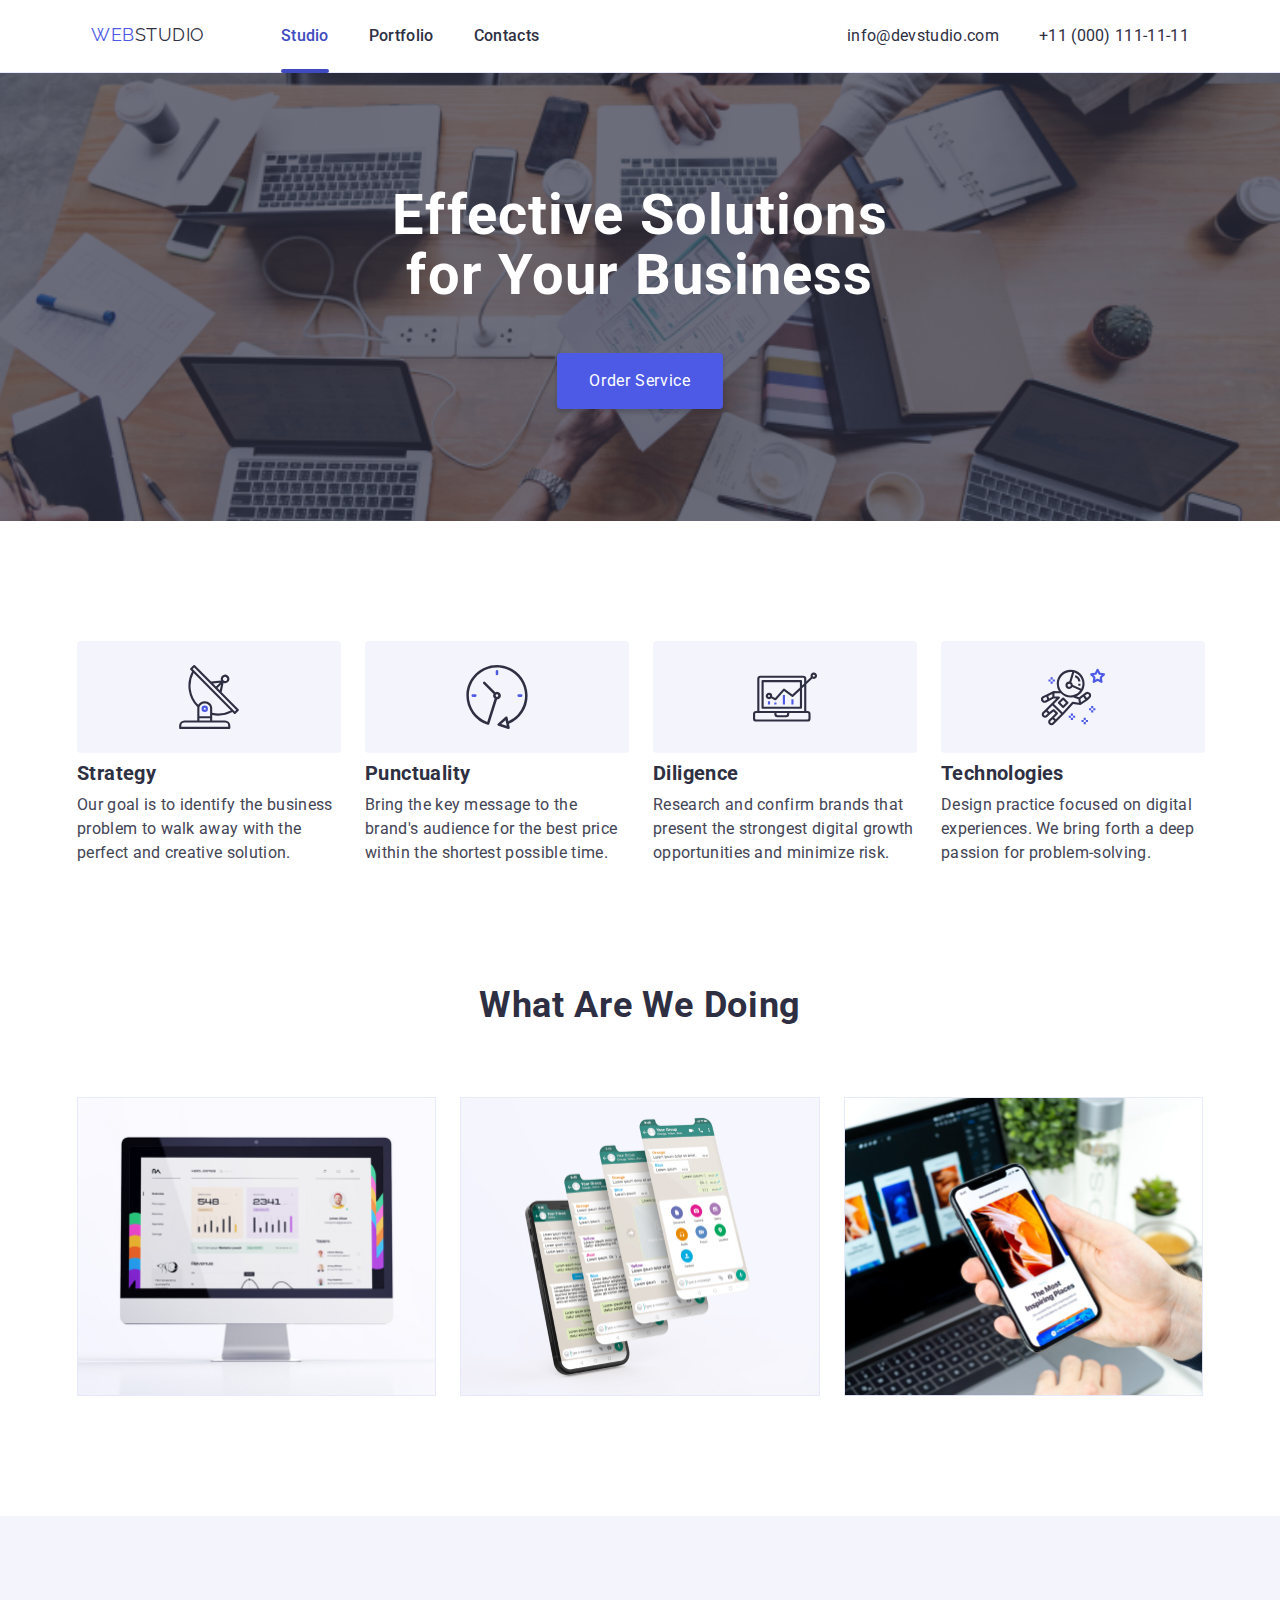
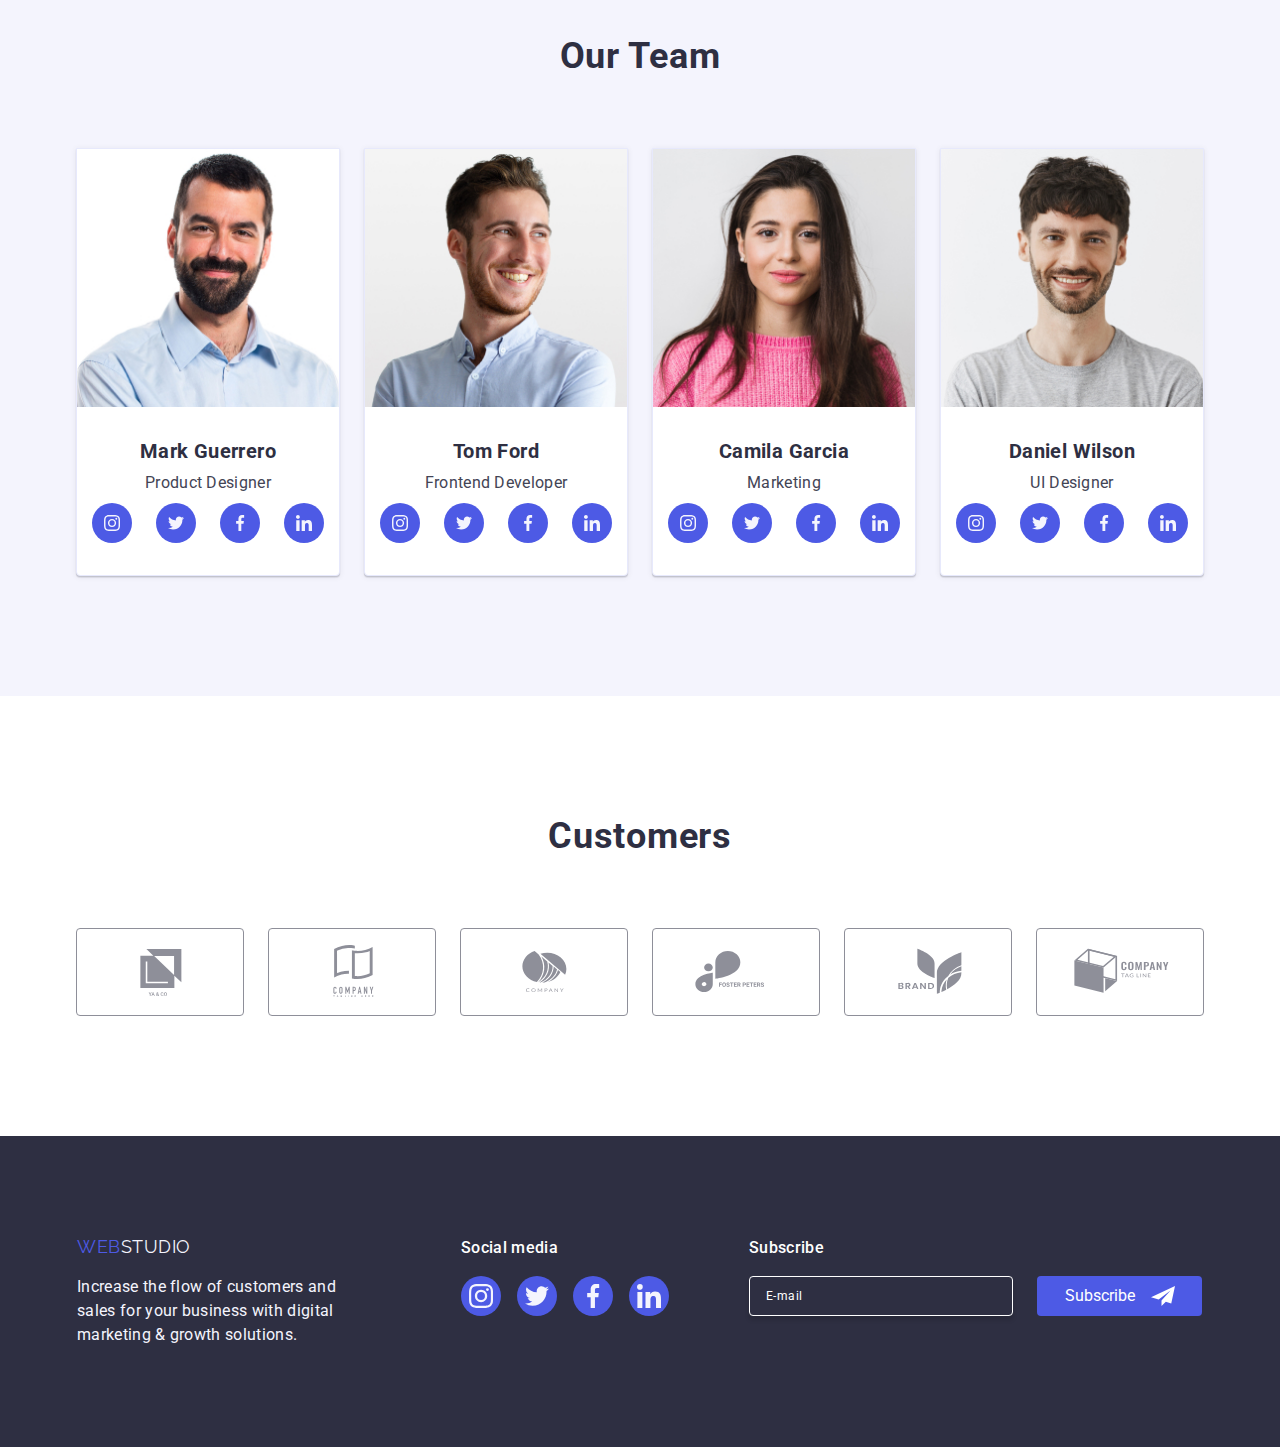
<file: index.html>
<!DOCTYPE html>
<html lang="en">
    <head>
        <meta charset="UTF-8">
        <meta name="viewport" content="width=device-width, initial-scale=1.0">
        <meta name="description" content="Homework #7">
        <title>Web Studio</title>
        <link rel="stylesheet" href="https://cdnjs.cloudflare.com/ajax/libs/modern-normalize/1.0.0/modern-normalize.min.css">
        <link rel="stylesheet" href="./css/styles.css">
        <link rel="stylesheet" href="./css/tablet.css">
        <link rel="stylesheet" href="./css/desktop.css">
        <link rel="preconnect" href="https://fonts.googleapis.com">
        <link rel="preconnect" href="https://fonts.gstatic.com" crossorigin>
        <link href="https://fonts.googleapis.com/css2?family=Raleway:wght@800&family=Roboto:wght@400;500;700;900&display=swap" rel="stylesheet">
    </head>
    <body>
        <!-- Page header -->
        <header class="header">
            <div class="container header-container">
                <nav class="header-navigation">
                    <a class="header-logo link" href="/goit-markup-hw-07/">
                        <span class="header-logo-text">WEB</span>STUDIO</a>
                    <ul class="header-nav-list list">
                        <li class="header-nav-item active">
                            <a class="header-nav-link link" href="./index.html">Studio</a>
                        </li>
                        <li class="header-nav-item">
                            <a class="header-nav-link link" href="./portfolio.html">Portfolio</a>
                        </li>
                        <li class="header-nav-item">
                            <a class="header-nav-link link" href="/contacts">Contacts</a>
                        </li>
                    </ul>
                </nav>
                
                <address class="header-address">
                    <ul class="header-address-list list">
                        <li class="header-address-item">
                            <a 
                                href="mailto:info@devstudio.com" 
                                class="header-address-link link"
                                target="_blank"
                                rel="noopener noreferrer">
                                    info@devstudio.com
                            </a>
                        </li>
                        <li class="header-address-item">
                            <a 
                                href="tel:+110001111111" 
                                class="header-address-link link"
                                target="_blank"
                                rel="noopener noreferrer">
                                    +11 (000) 111-11-11
                            </a>
                        </li>
                    </ul>
                </address>

                <button class="menu-toggle js-open-menu" 
                    aria-expanded="false" 
                    aria-controls="mobile-menu">
                    <svg class="menu-icon">
                        <use href="images/icons.svg#icon-hamburger-menu" />
                    </svg>
                </button>

                <div class="menu-container js-menu-container" id="mobile-menu">
                    <button class="menu-close-btn js-close-menu">
                        <svg class="menu-close-icon">
                            <use href="./images/icons.svg#icon-close-black-18dp-2-1" />
                        </svg>
                    </button>
                    <ul class="mobile-menu-list list">
                        <li class="mobile-menu-item active">
                            <a 
                                href="./index.html" 
                                class="mobile-menu-link link">
                                    Studio
                            </a>
                        </li>
                        <li class="mobile-menu-item">
                            <a 
                                href="./portfolio.html" 
                                class="mobile-menu-link link">
                                    Portfolio
                            </a>
                        </li>
                        <li class="mobile-menu-item">
                            <a 
                                href="./contacts" 
                                class="mobile-menu-link link">
                                    Contacts
                            </a>
                        </li>
                    </ul>
                    <div class="mobile-menu-contact">
                        <address class="mobile-menu-address">
                            <ul class="mobile-address-list list">
                                <li class="mobile-address-item">
                                    <a 
                                        href="tel:+110001111111" 
                                        class="mobile-address-link highlight link" 
                                        target="_blank" 
                                        rel="noopener noreferrer">
                                            +11 (000) 111-11-11
                                    </a>
                                </li>
                                <li class="mobile-address-item">
                                    <a 
                                        href="mailto:info@devstudio.com" 
                                        class="mobile-address-link link" 
                                        target="_blank" 
                                        rel="noopener noreferrer">
                                            info@devstudio.com
                                    </a>
                                </li>
                            </ul>
                        </address>
                        <div class="mobile-menu-socials">
                            <ul class="mobile-socials-list">
                                <li class="mobile-social-item list">
                                    <a 
                                        href="www.instagram.com" 
                                        class="mobile-social-link link"
                                        target="_blank"
                                        rel="noopener noreferrer">
                                            <svg class="mobile-socials-icon">
                                                <use href="./images/icons.svg#icon-instagram" />
                                            </svg>
                                    </a>
                                </li>
                                <li class="mobile-social-item list">
                                    <a 
                                        href="www.twitter.com" 
                                        class="mobile-social-link link"
                                        target="_blank"
                                        rel="noopener noreferrer">
                                            <svg class="mobile-socials-icon">
                                                <use href="./images/icons.svg#icon-twitter" />
                                            </svg>
                                    </a>
                                </li>
                                <li class="mobile-social-item list">
                                    <a 
                                        href="www.facebook.com" 
                                        class="mobile-social-link link"
                                        target="_blank"
                                        rel="noopener noreferrer">
                                            <svg class="mobile-socials-icon">
                                                <use href="./images/icons.svg#icon-facebook" />
                                            </svg>
                                    </a>
                                </li>
                                <li class="mobile-social-item list">
                                    <a 
                                        href="www.linkedin.com" 
                                        class="mobile-social-link link"
                                        target="_blank"
                                        rel="noopener noreferrer">
                                            <svg class="mobile-socials-icon">
                                                <use href="./images/icons.svg#icon-linkedin" />
                                            </svg>
                                    </a>
                                </li>
                            </ul>
                        </div>
                    </div>
                </div>
            </div>
        </header>

        <!-- Unique page content -->
        <main>
            <section class="hero">
                <div class="container hero-container">
                    <h1 class="hero-title">Effective Solutions <br> for Your Business</h1>
                    <button class="hero-cta" type="button" data-modal-open>Order Service</button>
                </div>
            </section>

            <section class="features">
                <div class="container section-container">
                    <h2 class="feature-title section-header" hidden>Features</h2>
                    <ul class="features-list list">
                        <li class="features-list-item">
                            <div class="features-list-item-content">
                                <a href="#" class="features-list-item-link icon icon-antenna">
                                        <svg class="features-list-item-icon">
                                            <use href="images/icons.svg#icon-antenna" />
                                        </svg>
                                </a>
                                <h3 class="features-list-item-title">Strategy</h3>
                                <p class="features-list-item-description">Our goal is to identify the business problem to walk away with the
                                    perfect and creative solution. </p>
                            </div>
                        </li>
                        <li class="features-list-item">
                            <div class="features-list-item-content">
                                <a href="#" class="features-list-item-link icon icon-clock">
                                        <svg class="features-list-item-icon">
                                            <use href="images/icons.svg#icon-clock" />
                                        </svg>
                                </a>
                                <h3 class="features-list-item-title">Punctuality</h3>
                                <p class="features-list-item-description">Bring the key message to the brand's audience for the best price
                                    within the shortest possible time.</p>
                            </div>
                        </li>
                        <li class="features-list-item">
                            <div class="features-list-item-content">
                                <a href="#" class="features-list-item-link icon icon-diagram">
                                        <svg class="features-list-item-icon">
                                            <use href="images/icons.svg#icon-diagram" />
                                        </svg>
                                </a>
                                <h3 class="features-list-item-title">Diligence</h3>
                                <p class="features-list-item-description">Research and confirm brands that present the strongest digital growth
                                    opportunities and minimize risk.</p>
                            </div>
                        </li>
                        <li class="features-list-item">
                            <div class="features-list-item-content">
                                <a href="#" class="features-list-item-link icon icon-astronaut">
                                        <svg class="features-list-item-icon">
                                            <use href="images/icons.svg#icon-astronaut" />
                                        </svg>
                                </a>
                                <h3 class="features-list-item-title">Technologies</h3>
                                <p class="features-list-item-description">Design practice focused on digital experiences. We bring forth a deep
                                    passion for problem-solving.</p>
                            </div>
                        </li>
                    </ul>
                </div>
            </section>

            <section class="service">
                <div class="container section-container">
                    <h2 class="service-title section-header">What are we doing</h2>
                    <ul class="service-list">
                        <li class="service-list-items">
                            <img 
                                class="service-list-img" 
                                srcset="./images/service/service-img-1.jpg 1x, ./images/service/service-img-1@2x.jpg 2x"
                                src="./images/service/service-img-1.jpg" 
                                alt="computer monitor" 
                                width="360" 
                                height="300">
                        </li>
                        <li class="service-list-items">
                            <img 
                                class="service-list-img" 
                                srcset="./images/service/service-img-2.jpg 1x, ./images/service/service-img-2@2x.jpg 2x"
                                src="./images/image/service/service-img-2.jpg"
                                alt="four cellphone screens" 
                                width="360" 
                                height="300">
                        </li>
                        <li class="service-list-items">
                            <img 
                                class="service-list-img" 
                                srcset="./images/service/service-img-3.jpg 1x, ./images/service/service-img-3@2x.jpg 2x"
                                src="./images/image-/service/service-img-3.jpg"
                                alt="cellphone with a laptop" 
                                width="360" 
                                height="300">
                        </li>
                    </ul>
                </div>
            </section>
        
            <section class="team">
                <div class="container section-container">
                    <h2 class="team-title section-header">Our Team</h2>
                    <ul class="team-list">
                        <li class="team-list-items">
                            <img 
                                class="team-list-img"
                                srcset="./images/team/team-card-1.jpg 1x, ./images/team/team-card-1@2x.jpg 2x" 
                                src="./images/team/team-card-1.jpg" 
                                alt="Mark Guerrero" 
                                width="264" 
                                height="260"
                            >
                            <div class="team-description">
                                <h3 class="team-list-name">Mark Guerrero</h3>
                                <p class="team-list-position">Product Designer</p>
                                <ul class="social-media-links">
                                    <li class="social-media-links-items">
                                        <a href="#" class="social-media-link icon-instagram">
                                            <svg class="social-media-link-icon">
                                                <use href="images/icons.svg#icon-instagram" />
                                            </svg>
                                        </a>
                                    </li>
                                    <li class="social-media-links-items">
                                        <a href="#" class="social-media-link icon-twitter">
                                            <svg class="social-media-link-icon">
                                                <use href="images/icons.svg#icon-twitter" />
                                            </svg>
                                        </a>
                                    </li>
                                    <li class="social-media-links-items">
                                        <a href="#" class="social-media-link icon-facebook">
                                            <svg class="social-media-link-icon">
                                                <use href="images/icons.svg#icon-facebook" />
                                            </svg>
                                        </a>
                                    </li>
                                    <li class="social-media-links-items">
                                        <a href="#" class="social-media-link icon-linkedin">
                                            <svg class="social-media-link-icon">
                                                <use href="images/icons.svg#icon-linkedin" />
                                            </svg>
                                        </a>
                                    </li>
                                </ul>
                            </div>
                        </li>
                        <li class="team-list-items">
                            <img 
                                class="team-list-img" 
                                srcset="./images/team/team-card-2.jpg 1x, ./images/team/team-card-2@2x.jpg 2x" 
                                src="./images/team/team-card-2.jpg" 
                                alt="Tom Ford" 
                                width="264" 
                                height="260"
                            >
                            <div class="team-description">
                                <h3 class="team-list-name">Tom Ford</h3>
                                <p class="team-list-position">Frontend Developer</p>
                                <ul class="social-media-links">
                                    <li class="social-media-links-items">
                                        <a href="#" class="social-media-link icon-instagram">
                                            <svg class="social-media-link-icon">
                                                <use href="images/icons.svg#icon-instagram" />
                                            </svg>
                                        </a>
                                    </li>
                                    <li class="social-media-links-items">
                                        <a href="#" class="social-media-link icon-twitter">
                                            <svg class="social-media-link-icon">
                                                <use href="images/icons.svg#icon-twitter" />
                                            </svg>
                                        </a>
                                    </li>
                                    <li class="social-media-links-items">
                                        <a href="#" class="social-media-link icon-facebook">
                                            <svg class="social-media-link-icon">
                                                <use href="images/icons.svg#icon-facebook" />
                                            </svg>
                                        </a>
                                    </li>
                                    <li class="social-media-links-items">
                                        <a href="#" class="social-media-link icon-linkedin">
                                            <svg class="social-media-link-icon">
                                                <use href="images/icons.svg#icon-linkedin" />
                                            </svg>
                                        </a>
                                    </li>
                                </ul>
                            </div>
                        </li>
                        <li class="team-list-items">
                            <img 
                                class="team-list-img"
                                srcset="./images/team/team-card-3.jpg 1x, ./images/team/team-card-3@2x.jpg 2x" 
                                src="./images/team/team-card-3.jpg" 
                                alt="Camila Garcia" 
                                width="264" 
                                height="260"
                            >
                            <div class="team-description">
                                <h3 class="team-list-name">Camila Garcia</h3>
                                <p class="team-list-position">Marketing</p>
                                <ul class="social-media-links">
                                    <li class="social-media-links-items">
                                        <a href="#" class="social-media-link icon-instagram">
                                            <svg class="social-media-link-icon">
                                                <use href="images/icons.svg#icon-instagram" />
                                            </svg>
                                        </a>
                                    </li>
                                    <li class="social-media-links-items">
                                        <a href="#" class="social-media-link icon-twitter">
                                            <svg class="social-media-link-icon">
                                                <use href="images/icons.svg#icon-twitter" />
                                            </svg>
                                        </a>
                                    </li>
                                    <li class="social-media-links-items">
                                        <a href="#" class="social-media-link icon-facebook">
                                            <svg class="social-media-link-icon">
                                                <use href="images/icons.svg#icon-facebook" />
                                            </svg>
                                        </a>
                                    </li>
                                    <li class="social-media-links-items">
                                        <a href="#" class="social-media-link icon-linkedin">
                                            <svg class="social-media-link-icon">
                                                <use href="images/icons.svg#icon-linkedin" />
                                            </svg>
                                        </a>
                                    </li>
                                </ul>
                            </div>
                        </li>
                        <li class="team-list-items">
                            <img 
                                class="team-list-img"
                                srcset="./images/team/team-card-4.jpg 1x, ./images/team/team-card-4@2x.jpg 2x"                                
                                src="./images/team/team-card-4.jpg"
                                alt="Daniel Wilson" 
                                width="264" 
                                height="260"
                            >
                            <div class="team-description">
                                <h3 class="team-list-name">Daniel Wilson</h3>
                                <p class="team-list-position">UI Designer</p>
                                <ul class="social-media-links">
                                    <li class="social-media-links-items">
                                        <a href="#" class="social-media-link icon-instagram">
                                            <svg class="social-media-link-icon">
                                                <use href="images/icons.svg#icon-instagram" />
                                            </svg>
                                        </a>
                                    </li>
                                    <li class="social-media-links-items">
                                        <a href="#" class="social-media-link icon-twitter">
                                            <svg class="social-media-link-icon">
                                                <use href="images/icons.svg#icon-twitter" />
                                            </svg>
                                        </a>
                                    </li>
                                    <li class="social-media-links-items">
                                        <a href="#" class="social-media-link icon-facebook">
                                            <svg class="social-media-link-icon">
                                                <use href="images/icons.svg#icon-facebook" />
                                            </svg>
                                        </a>
                                    </li>
                                    <li class="social-media-links-items">
                                        <a href="#" class="social-media-link icon-linkedin">
                                            <svg class="social-media-link-icon">
                                                <use href="images/icons.svg#icon-linkedin" />
                                            </svg>
                                        </a>
                                    </li>
                                </ul>
                            </div>
                        </li>
                    </ul>
                </div>
            </section>
            
            <section class="customers">
                <div class="container section-container">
                    <h2 class="customers-title section-header">Customers</h2>
                    <ul class="customers-logo">
                        <li class="customers-logo-items">
                            <a href="#" class="customers-logo-link icon-client-1">
                                <svg class="customers-logo-icon">
                                    <use href="images/icons.svg#icon-client-1" />
                                </svg>
                            </a>
                        </li>
                        <li class="customers-logo-items">
                            <a href="#" class="customers-logo-link icon-client-2">
                                <svg class="customers-logo-icon">
                                    <use href="images/icons.svg#icon-client-2" />
                                </svg>
                            </a>
                        </li>
                        <li class="customers-logo-items">
                            <a href="#" class="customers-logo-link icon-client-3">
                                <svg class="customers-logo-icon">
                                    <use href="images/icons.svg#icon-client-3" />
                                </svg>
                            </a>
                        </li>
                        <li class="customers-logo-items">
                            <a href="#" class="customers-logo-link icon-client-4">
                                <svg class="customers-logo-icon">
                                    <use href="images/icons.svg#icon-client-4" />
                                </svg>
                            </a>
                        </li>
                        <li class="customers-logo-items">
                            <a href="#" class="customers-logo-link icon-client-5">
                                <svg class="customers-logo-icon">
                                    <use href="images/icons.svg#icon-client-5" />
                                </svg>
                            </a>
                        </li>
                        <li class="customers-logo-items">
                            <a href="#" class="customers-logo-link icon-client-6">
                                <svg class="customers-logo-icon">
                                    <use href="images/icons.svg#icon-client-6" />
                                </svg>
                            </a>
                        </li>
                    </ul>
                </div> 
            </section>
        </main>

        <!-- Page footer -->
        <footer class="section-footer">
            <div class="container footer-container">
                <div class="footer-container-logo">
                    <a class="footer-logo link" href="/goit-markup-hw-07/">
                        <span class="footer-logo-text">WEB</span>STUDIO</a>
                    <p class="footer-description">Increase the flow of customers and <br>sales for your business with digital <br>marketing
                        & growth solutions.</p>
                </div>
                
                <div class="footer-icons">
                    <p class="footer-link">Social media</p>
                    <ul class="footer-link-lists">
                        <li class="footer-link-list-items">
                            <a href="#" class="footer-link-list-item icon-instagram">
                                <svg class="footer-link-list-icon">
                                    <use href="images/icons.svg#icon-instagram" />
                                </svg>
                            </a>
                        </li>
                        <li class="footer-link-list-items">
                            <a href="#" class="footer-link-list-item icon-twitter">
                                <svg class="footer-link-list-icon">
                                    <use href="images/icons.svg#icon-twitter" />
                                </svg>
                            </a>
                        </li>
                        <li class="footer-link-list-items">
                            <a href="#" class="footer-link-list-item icon-facebook">
                                <svg class="footer-link-list-icon">
                                    <use href="images/icons.svg#icon-facebook" />
                                </svg>
                            </a>
                        </li>
                        <li class="footer-link-list-items">
                            <a href="#" class="footer-link-list-item icon-linkedin">
                                <svg class="footer-link-list-icon">
                                    <use href="images/icons.svg#icon-linkedin" />
                                </svg>
                            </a>
                        </li>
                    </ul>
                </div>

                <div class="subscribe">
                    <p class="footer-subscribe">Subscribe</p>
                    <form action="" class="footer-subscribe-form">
                        <label for="e-mail" class="footer-label">
                            <input class="footer-label-input" type="email" name="e-mail" placeholder="E-mail" required>
                        </label>
                        <button class="footer-subscribe-btn" type="submit">
                            Subscribe
                            <svg class="subscribe-btn-icon">
                                <use href="images/icons.svg#icon-subscribe" />
                            </svg>
                        </button> 
                    </form>
                </div>
            </div>
        </footer>

        <div class="modal is-hidden" data-modal >
            <div class="modal-content">
                <div class="modal-header">
                    <h3 class="user-contact-heading">Leave your contacts and we will call you back</h3>
                </div>
                <div class="modal-body">
                    <form action="" class="user-contact">                            
                        <label class="form-label" for="full_name">
                                <span class="form-label-text">Name</span>
                                <input class="form-input" type="text" name="full_name">
                                <svg class="form-icon">
                                    <use href="images/icons.svg#icon-form-person" />
                                </svg>
                        </label>                            
                        <label class="form-label" for="phone">
                                <span class="form-label-text">Phone</span>
                                <input class="form-input" type="tel" name="phone">
                                <svg class="form-icon">
                                    <use href="images/icons.svg#icon-form-phone" />
                                </svg>
                        </label>
                        <label class="form-label" for="email">
                                <span class="form-label-text">Email</span>
                                <input class="form-input" type="email" name="email">
                                <svg class="form-icon">
                                    <use href="images/icons.svg#icon-form-email" />
                                </svg>
                            </label>
                        <label class="form-label" for="comments">
                                <span class="form-label-text">Comment</span>
                                <textarea class="form-input comment" name="comments" placeholder="Text input"></textarea>
                        </label>                                                    
                        <label class="form-agree-content" for="agreement">
                                <input class="checkbox" type="checkbox" name="agreement" value="agree" required>
                                <span class="form-agree-check-box">
                                    <svg class="check-mark-icon">
                                        <use href="images/icons.svg#icon-check-mark" />
                                    </svg>
                                </span>
                                <span class="form-agree-text">
                                    I accept the terms and conditions of the
                                    <a href="#">Privacy Policy</a>
                                </span>
                        </label>                        
                        <div class="submit-btn-container">
                            <button class="submit-btn" type="submit">Send</button>
                        </div>
                    </form>
                </div>
                
                <button class="modal-close" data-modal-close>
                    <a href="#" class="modal-close-link">
                        <svg class="modal-close-icon">
                            <use href="images/icons.svg#icon-close-black-18dp-2-1" />
                        </svg>
                    </a>
                </button>
            </div>
        </div>

        <script src="./js/modal.js"></script>
        <script src="./js/mobile-menu.js"></script>

    </body>
</html>
</file>
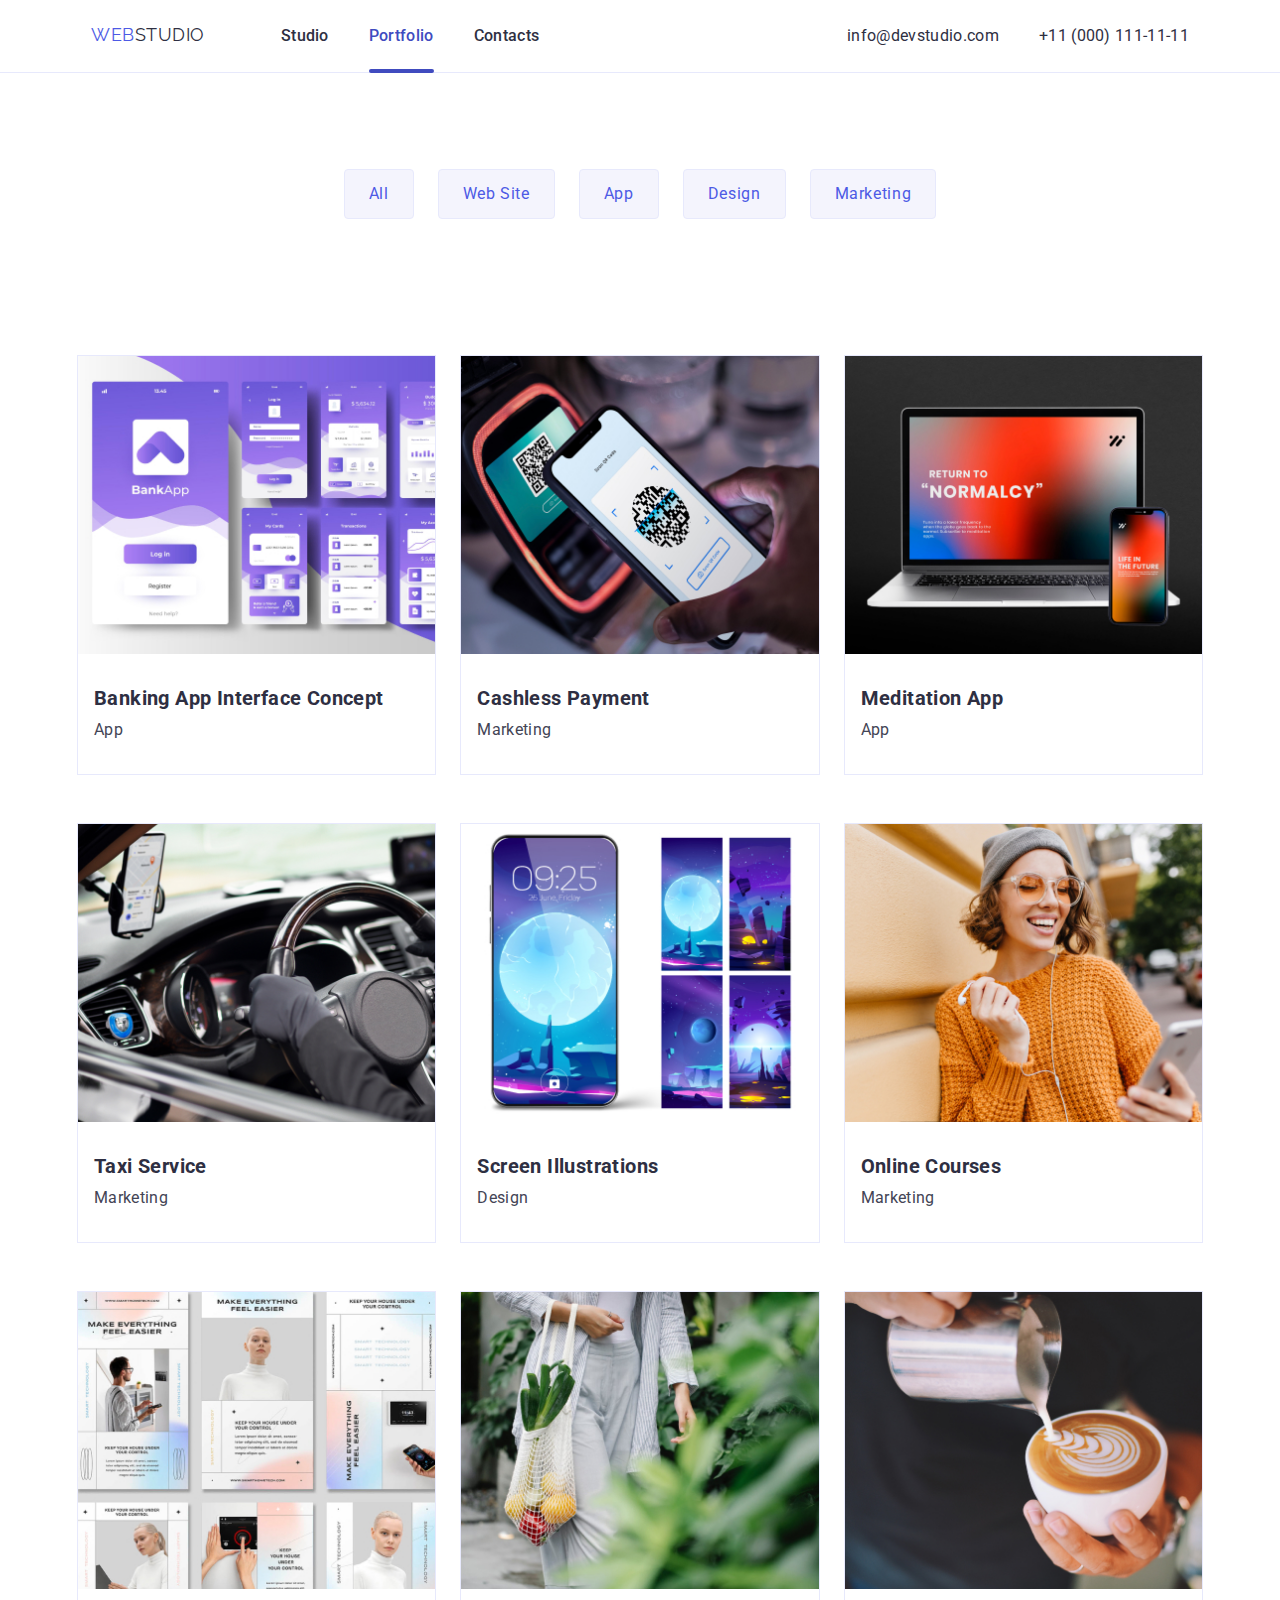
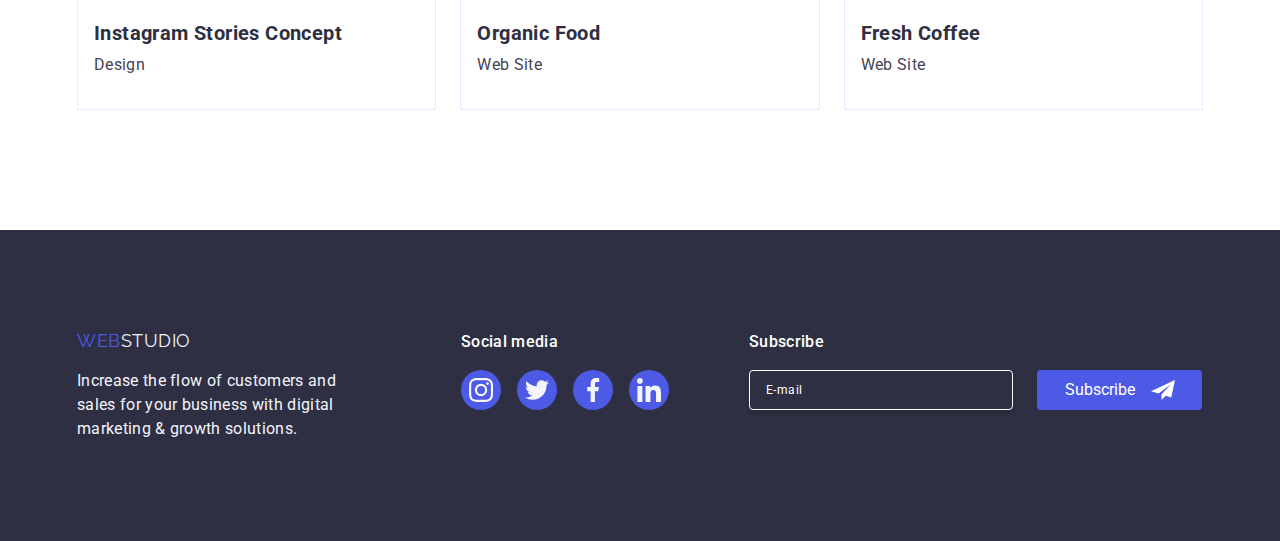
<file: portfolio.html>
<!DOCTYPE html>
<html lang="en">
    <head>
        <meta charset="UTF-8">
        <meta name="viewport" content="width=device-width, initial-scale=1.0">
        <meta name="description" content="Homework #7">
        <title>Web Studio</title>
        <link rel="stylesheet"
            href="https://cdnjs.cloudflare.com/ajax/libs/modern-normalize/1.0.0/modern-normalize.min.css">
        <link rel="stylesheet" href="./css/styles.css">
        <link rel="stylesheet" href="./css/tablet.css">
        <link rel="stylesheet" href="./css/desktop.css">
        <link rel="preconnect" href="https://fonts.googleapis.com">
        <link rel="preconnect" href="https://fonts.gstatic.com" crossorigin>
        <link
            href="https://fonts.googleapis.com/css2?family=Raleway:wght@800&family=Roboto:wght@400;500;700;900&display=swap"
            rel="stylesheet">
    </head>
    <body>
        <!-- Page header -->
        <header class="header">
            <div class="container header-container">
                <nav class="header-navigation">
                    <a class="header-logo link" href="/goit-markup-hw-07/">
                        <span class="header-logo-text">WEB</span>STUDIO</a>
                    <ul class="header-nav-list list">
                        <li class="header-nav-item">
                            <a class="header-nav-link link" href="./index.html">Studio</a>
                        </li>
                        <li class="header-nav-item active">
                            <a class="header-nav-link link" href="./portfolio.html">Portfolio</a>
                        </li>
                        <li class="header-nav-item">
                            <a class="header-nav-link link" href="/contacts">Contacts</a>
                        </li>
                    </ul>
                </nav>
        
                <address class="header-address">
                    <ul class="header-address-list list">
                        <li class="header-address-item">
                            <a href="mailto:info@devstudio.com" class="header-address-link link" target="_blank"
                                rel="noopener noreferrer">
                                info@devstudio.com
                            </a>
                        </li>
                        <li class="header-address-item">
                            <a href="tel:+110001111111" class="header-address-link link" target="_blank"
                                rel="noopener noreferrer">
                                +11 (000) 111-11-11
                            </a>
                        </li>
                    </ul>
                </address>
        
                <button class="menu-toggle js-open-menu" aria-expanded="false" aria-controls="mobile-menu">
                    <svg class="menu-icon">
                        <use href="images/icons.svg#icon-hamburger-menu" />
                    </svg>
                </button>
        
                <div class="menu-container js-menu-container" id="mobile-menu">
                    <button class="menu-close-btn js-close-menu">
                        <svg class="menu-close-icon">
                            <use href="./images/icons.svg#icon-close-black-18dp-2-1" />
                        </svg>
                    </button>
                    <ul class="mobile-menu-list list">
                        <li class="mobile-menu-item">
                            <a href="./index.html" class="mobile-menu-link link">
                                Studio
                            </a>
                        </li>
                        <li class="mobile-menu-item active">
                            <a href="./portfolio.html" class="mobile-menu-link link">
                                Portfolio
                            </a>
                        </li>
                        <li class="mobile-menu-item">
                            <a href="./contacts" class="mobile-menu-link link">
                                Contacts
                            </a>
                        </li>
                    </ul>
                    <div class="mobile-menu-contact">
                        <address class="mobile-menu-address">
                            <ul class="mobile-address-list list">
                                <li class="mobile-address-item">
                                    <a href="tel:+110001111111" class="mobile-address-link highlight link" target="_blank"
                                        rel="noopener noreferrer">
                                        +11 (000) 111-11-11
                                    </a>
                                </li>
                                <li class="mobile-address-item">
                                    <a href="mailto:info@devstudio.com" class="mobile-address-link link" target="_blank"
                                        rel="noopener noreferrer">
                                        info@devstudio.com
                                    </a>
                                </li>
                            </ul>
                        </address>
                        <div class="mobile-menu-socials">
                            <ul class="mobile-socials-list">
                                <li class="mobile-social-item list">
                                    <a href="www.instagram.com" class="mobile-social-link link" target="_blank"
                                        rel="noopener noreferrer">
                                        <svg class="mobile-socials-icon">
                                            <use href="./images/icons.svg#icon-instagram" />
                                        </svg>
                                    </a>
                                </li>
                                <li class="mobile-social-item list">
                                    <a href="www.twitter.com" class="mobile-social-link link" target="_blank"
                                        rel="noopener noreferrer">
                                        <svg class="mobile-socials-icon">
                                            <use href="./images/icons.svg#icon-twitter" />
                                        </svg>
                                    </a>
                                </li>
                                <li class="mobile-social-item list">
                                    <a href="www.facebook.com" class="mobile-social-link link" target="_blank"
                                        rel="noopener noreferrer">
                                        <svg class="mobile-socials-icon">
                                            <use href="./images/icons.svg#icon-facebook" />
                                        </svg>
                                    </a>
                                </li>
                                <li class="mobile-social-item list">
                                    <a href="www.linkedin.com" class="mobile-social-link link" target="_blank"
                                        rel="noopener noreferrer">
                                        <svg class="mobile-socials-icon">
                                            <use href="./images/icons.svg#icon-linkedin" />
                                        </svg>
                                    </a>
                                </li>
                            </ul>
                        </div>
                    </div>
                </div>
            </div>
        </header>

        <!-- Unique page content -->
        <main>
            <section class="portfolio-buttons">
                <div class="container section-container">
                    <h2 class="section-title-header" hidden>Portfolio</h2>
                    <ul class="portfolio-buttons-list list">
                        <li class="portfolio-buttons-items">
                            <button class="portfolio-buttons-cta" type="button">
                                    All
                            </button>
                        </li>
                        <li class="portfolio-buttons-items">
                            <button class="portfolio-buttons-cta" type="button">
                                Web Site
                            </button>
                        </li>
                        <li class="portfolio-buttons-items">
                            <button class="portfolio-buttons-cta" type="button">
                                App
                            </button>
                        </li>
                        <li class="portfolio-buttons-items">
                            <button class="portfolio-buttons-cta" type="button">
                                Design
                            </button>
                        </li>
                        <li class="portfolio-buttons-items">
                            <button class="portfolio-buttons-cta" type="button">
                                Marketing
                            </button>
                        </li>
                    </ul>
                </div>
                
            </section>

            <section class="portfolio-images">
                <div class="container portfolio-container">
                    <h2 class="section-title-header" hidden>Portfolio Images</h2>
                    <ul class="portfolio-images-list list">
                        <li class="portfolio-images-items">
                            <figure class="portfolio-card">
                                <img 
                                    class="porfolio-images-img" 
                                    src="./images/img-1.jpg" 
                                    alt="Banking App Interface Concept"
                                    width="360" 
                                    height="300"
                                >
                                <figcaption class="portfolio-card-caption">
                                    14 Stylish and User-Friendly App Design Concepts · Task Manager App · Calorie Tracker App · Exotic Fruit Ecommerce App ·
                                    Cloud Storage App
                                </figcaption>
                            </figure>
                            <div class="portfolio-images-details">
                                <h3 class="portfolio-images-title">Banking App Interface Concept</h3>
                                <p class="portfolio-images-description">App</p>
                            </div>
                        </li>
                        <li class="portfolio-images-items">
                            <figure class="portfolio-card">
                                <img 
                                    class="porfolio-images-img" 
                                    src="./images/img-2.jpg" 
                                    alt="Cashless Payment" 
                                    width="360" 
                                    height="300"
                                >
                                <figcaption class="portfolio-card-caption">
                                    14 Stylish and User-Friendly App Design Concepts · Task Manager App · Calorie Tracker App · Exotic Fruit Ecommerce App ·
                                    Cloud Storage App
                                </figcaption>
                            </figure>
                            <div class="portfolio-images-details">
                               <h3 class="portfolio-images-title">Cashless Payment</h3>
                               <p class="portfolio-images-description">Marketing</p>
                            </div>
                        </li>
                        <li class="portfolio-images-items">
                            <figure class="portfolio-card">
                                <img 
                                    class="porfolio-images-img" 
                                    src="./images/img-3.jpg" 
                                    alt="Meditation App" 
                                    width="360" 
                                    height="300"
                                >
                                <figcaption class="portfolio-card-caption">
                                    14 Stylish and User-Friendly App Design Concepts · Task Manager App · Calorie Tracker App · Exotic Fruit Ecommerce App ·
                                    Cloud Storage App
                                </figcaption>
                            </figure>
                            <div class="portfolio-images-details">
                                <h3 class="portfolio-images-title">Meditation App</h3>
                                <p class="portfolio-images-description">App</p>
                            </div>
                        </li>
                        <li class="portfolio-images-items">
                            <figure class="portfolio-card">
                                <img 
                                    class="porfolio-images-img" 
                                    src="./images/img-4.jpg" 
                                    alt="Taxi Service" 
                                    width="360" 
                                    height="300"
                                >
                                <figcaption class="portfolio-card-caption">
                                    14 Stylish and User-Friendly App Design Concepts · Task Manager App · Calorie Tracker App · Exotic Fruit Ecommerce App ·
                                    Cloud Storage App
                                </figcaption>
                            </figure>
                            <div class="portfolio-images-details">
                                <h3 class="portfolio-images-title">Taxi Service</h3>
                                <p class="portfolio-images-description">Marketing</p>
                            </div>
                        </li>
                        <li class="portfolio-images-items">
                            <figure class="portfolio-card">
                                <img 
                                    class="porfolio-images-img" 
                                    src="./images/img-5.jpg" 
                                    alt="Screen Illustrations" 
                                    width="360" 
                                    height="300"
                                >
                                <figcaption class="portfolio-card-caption">
                                    14 Stylish and User-Friendly App Design Concepts · Task Manager App · Calorie Tracker App · Exotic Fruit Ecommerce App ·
                                    Cloud Storage App
                                </figcaption>
                            </figure>
                            <div class="portfolio-images-details">
                                <h3 class="portfolio-images-title">Screen Illustrations</h3>
                                <p class="portfolio-images-description">Design</p>
                            </div>
                        </li>
                        <li class="portfolio-images-items">
                            <figure class="portfolio-card">
                                <img 
                                    class="porfolio-images-img" 
                                    src="./images/img-6.jpg" 
                                    alt="Online Courses" 
                                    width="360" 
                                    height="300"
                                >
                                <figcaption class="portfolio-card-caption">
                                    14 Stylish and User-Friendly App Design Concepts · Task Manager App · Calorie Tracker App · Exotic Fruit Ecommerce App ·
                                    Cloud Storage App
                                </figcaption>
                            </figure>
                            <div class="portfolio-images-details">
                                <h3 class="portfolio-images-title">Online Courses</h3>
                                <p class="portfolio-images-description">Marketing</p>
                            </div>
                        </li>
                        <li class="portfolio-images-items">
                            <figure class="portfolio-card">
                                <img 
                                    class="porfolio-images-img" 
                                    src="./images/img-7.jpg" 
                                    alt="Instagram Stories Concept" 
                                    width="360" 
                                    height="300"
                                >
                                <figcaption class="portfolio-card-caption">
                                    14 Stylish and User-Friendly App Design Concepts · Task Manager App · Calorie Tracker App · Exotic Fruit Ecommerce App ·
                                    Cloud Storage App
                                </figcaption>
                            </figure>
                            <div class="portfolio-images-details">
                                <h3 class="portfolio-images-title">Instagram Stories Concept</h3>
                                <p class="portfolio-images-description">Design</p>
                            </div>
                        </li>
                        <li class="portfolio-images-items">
                            <figure class="portfolio-card">
                                <img 
                                    class="porfolio-images-img" 
                                    src="./images/img-8.jpg" 
                                    alt="Organic Food" 
                                    width="360" 
                                    height="300"
                                >
                                <figcaption class="portfolio-card-caption">
                                    14 Stylish and User-Friendly App Design Concepts · Task Manager App · Calorie Tracker App · Exotic Fruit Ecommerce App ·
                                    Cloud Storage App
                                </figcaption>
                            </figure>
                            <div class="portfolio-images-details">
                                <h3 class="portfolio-images-title">Organic Food</h3>
                                <p class="portfolio-images-description">Web Site</p>
                            </div>
                        </li>
                        <li class="portfolio-images-items">
                            <figure class="portfolio-card">
                                <img 
                                    class="porfolio-images-img" 
                                    src="./images/img-9.jpg" 
                                    alt="Fresh Coffee" 
                                    width="360" 
                                    height="300"
                                >
                                <figcaption class="portfolio-card-caption">
                                    14 Stylish and User-Friendly App Design Concepts · Task Manager App · Calorie Tracker App · Exotic Fruit Ecommerce App ·
                                    Cloud Storage App
                                </figcaption>
                            </figure>
                            <div class="portfolio-images-details">
                                <h3 class="portfolio-images-title">Fresh Coffee</h3>
                                <p class="portfolio-images-description">Web Site</p>
                            </div>
                        </li>
                    </ul>
                </div>
            </section>
        </main>

        <!-- Page footer -->
        <footer class="section-footer">
            <div class="container footer-container">
                <div class="footer-container-logo">
                    <a class="footer-logo link" href="/goit-markup-hw-07/">
                        <span class="footer-logo-text">WEB</span>STUDIO</a>
                    <p class="footer-description">Increase the flow of customers and <br>sales for your business with digital
                        <br>marketing
                        & growth solutions.</p>
                </div>
        
                <div class="footer-icons">
                    <p class="footer-link">Social media</p>
                    <ul class="footer-link-lists">
                        <li class="footer-link-list-items">
                            <a href="#" class="footer-link-list-item icon-instagram">
                                <svg class="footer-link-list-icon">
                                    <use href="images/icons.svg#icon-instagram" />
                                </svg>
                            </a>
                        </li>
                        <li class="footer-link-list-items">
                            <a href="#" class="footer-link-list-item icon-twitter">
                                <svg class="footer-link-list-icon">
                                    <use href="images/icons.svg#icon-twitter" />
                                </svg>
                            </a>
                        </li>
                        <li class="footer-link-list-items">
                            <a href="#" class="footer-link-list-item icon-facebook">
                                <svg class="footer-link-list-icon">
                                    <use href="images/icons.svg#icon-facebook" />
                                </svg>
                            </a>
                        </li>
                        <li class="footer-link-list-items">
                            <a href="#" class="footer-link-list-item icon-linkedin">
                                <svg class="footer-link-list-icon">
                                    <use href="images/icons.svg#icon-linkedin" />
                                </svg>
                            </a>
                        </li>
                    </ul>
                </div>
        
                <div class="subscribe">
                    <p class="footer-subscribe">Subscribe</p>
                    <form action="" class="footer-subscribe-form">
                        <label for="e-mail" class="footer-label">
                            <input class="footer-label-input" type="email" name="e-mail" placeholder="E-mail" required>
                        </label>
                        <button class="footer-subscribe-btn" type="submit">
                            Subscribe
                            <svg class="subscribe-btn-icon">
                                <use href="images/icons.svg#icon-subscribe" />
                            </svg>
                        </button>
                    </form>
                </div>
            </div>
        </footer>

        <script src="./js/mobile-menu.js"></script>
    </body>
</file>
<file: css/styles.css>
* {
    margin: 0;
    padding: 0;
    box-sizing: border-box;
}

:root {
    --iris: #4d5ae5;
    --navyblue: #2e2f42;
    --black: black;
    --ocean: #404bbf;
    --white: #ffffff;
    --slate: #434455;
    --cornflower: #e7e9fc;
    --cloud: #f4f4fd;
    --green: #31d0aa;
    --lightslate: #8e8f99;
    --navybluemodal: #2e2f4266;
    --grey: #2e2f42;
    --dairy: #fcfcfc;
}

body {
    font-family: 'Roboto', sans-serif;
    background-color: var(--white);
}

img {
    display: block;
    width: 100%;
    max-width: 100%;
    height: auto;
}

.list {
    gap: 40px;
    list-style: none;
}

.link {
    list-style: none;
    text-decoration: none;
    color: inherit;
    transition: color 250ms cubic-bezier(0.4, 0, 0.2, 1);
}

input, textarea {
    outline: none;
}

.active {
    color: var(--ocean);
}

/* page header */

.header {
    border-bottom: 1px solid var(--cornflower);
    background: var(--white);
    padding: 24px 0;
}

.header-logo {
    color: var(--navyblue);
    font-family: Raleway;
    font-size: 18px;
    line-height: 1.17em;
    letter-spacing: 0.54px;
    text-decoration: none;
    text-transform: uppercase;
}

.header-logo-text {
    color: var(--iris);
    font-family: Raleway;
    font-size: 18px;
    line-height: 21px;
    letter-spacing: 0.54px;
}

.menu-toggle {
    display: inline-flex;
    align-items: center;
    justify-content: center;
    width: 32px;
    height: 22px;
    border: 0;
    background: transparent;
    cursor: pointer;
}

.menu-icon {
    fill: var(--navyblue);
}

.menu-container {
    display: flex;
    flex-direction: column;
    justify-content: space-between;
    position: fixed;
    padding: 48px 40px 40px 40px;
    top: 0;
    left: 0;
    right: 0;
    bottom: 0;
    background-color: var(--white);
    visibility: hidden;
    opacity: 0;
    pointer-events: none;
    z-index: 50;
    box-shadow: 0px 1px 6px 0px rgba(46, 47, 66, 0.08), 
                0px 1px 1px 0px rgba(46, 47, 66, 0.16), 
                0px 2px 1px 0px rgba(46, 47, 66, 0.08);
    transform: translateX(100%);
    transition: transform 250ms cubic-bezier(0.4, 0, 0.2, 1);
}

.menu-container.is-open {
    visibility: visible;
    opacity: 1;
    pointer-events: auto;
    transform: translateX(0);
}

.menu-close-btn {
    display: flex;
    background-color: var(--cornflower);
    border: 1px solid rgba(0, 0, 0, 0.1);
    border-radius: 50px;
    width: 24px;
    height: 24px;
    align-items: center;
    justify-content: center;
    color: var(--navyblue);
    position: absolute;
    top: 24px;
    right: 24px;
    cursor: pointer;
    transition-property: background-color, border-color, fill;
    transition-duration: 250ms;
    transition-timing-function: cubic-bezier(0.4, 0, 0.2, 1);
}

.menu-close-icon {
    width: 8px;
    height: 8px;
    fill: currentColor;
}

.menu-close-btn:hover,
.menu-close-btn:focus {
    background-color: var(--ocean);
    border-color: var(--ocean);
    color: var(--white);
}

.mobile-menu-list {
    display: flex;
    flex-direction: column;
    column-gap: 40px;
    font-size: 36px;
    font-weight: 700;
    line-height: 40px;
    letter-spacing: 0.72px;
    text-transform: capitalize;
    color: var(--navyblue);
}

.mobile-menu-contact {
    display: flex;
    flex-direction: column;
    gap: 48px;
}

.mobile-address-list {
    display: flex;
    flex-direction: column;
}

.mobile-address-link {
    font-style: normal;
    font-size: 20px;
    font-weight: 500;
    line-height: 24px;
    letter-spacing: 0.4px;
    color: var(--slate);
}

.highlight {
    color: var(--iris);
    font-size: 35px;
    font-weight: 700;
    line-height: 40px;
    letter-spacing: 0.72px;
}


.mobile-socials-list {
    display: flex;
    align-items: center;
    justify-content: space-between;
}

.mobile-social-link {
    display: flex;
    width: 40px;
    height: 40px;
    background-color: var(--iris);
    align-items: center;
    justify-content: center;
    border-radius: 20px;
    transition: bakground-color 250ms cubic-bezier(0.4, 0, 0.2, 1);
}

.mobile-social-link:hover,
.mobile-social-link:focus {
    background-color: var(--ocean);
}

.mobile-socials-icon {
    width: 24px;
    height: 24px;
}

.header-navigation {
    display: inline-flex;
    gap: 76px;
}

.header-nav-list {
    display: none;
}

.header-address {
    display: none;
}

.header-container {
    display: flex;
    justify-content: space-between;
    align-items: center;
}

.container {
    max-width: 428px;
    margin: 0 auto;
    padding: 0 16px;
}

/* main content */

.hero {
    background: var(--navyblue);
    text-align: center;
    padding: 112px 0;
    background-image: linear-gradient(rgba(46, 47, 66, 0.7), rgba(46, 47, 66, 0.7)),
        url(../images/hero/hero-bg-mobile.jpg);
    background-size: cover;
    background-repeat: no-repeat;
    background-position: center; 
}

@media (min-device-pixel-ratio: 2),
(min-resolution: 192dpi),
(min-resolution: 2dppx) {
    .hero {
        background-image: linear-gradient(rgba(46, 47, 66, 0.7), rgba(46, 47, 66, 0.7)),
            url(../images/hero/hero-bg-mobile@2x.jpg);
    }
}

.hero-container {
    text-align: center;
}

.hero-title {
    color: var(--white);
    text-align: center;
    font-size: 36px;
    line-height: 40px;
    letter-spacing: 0.72px;
    margin-bottom: 72px;
}

.hero-cta {
    padding: 16px 32px;
    border-radius: 4px;
    background: var(--iris);
    color: var(--white);
    font-size: 16px;
    line-height: 24px;
    letter-spacing: 0.64px;
    font-family: inherit;
    outline: none;
    border: unset;
    box-shadow: 0px 4px 4px 0px rgba(0, 0, 0, 0.15);
    cursor: pointer;
    transition: background-color 250ms cubic-bezier(0.4, 0, 0.2, 1);
}

.hero-cta:hover,
.hero-cta:focus {
    background-color: var(--ocean);
}

.section-header {
    color: var(--navyblue);
    text-align: center;
    font-size: 36px;
    line-height: 40px;
    letter-spacing: 0.72px;
    text-transform: capitalize;
    margin-bottom: 72px;
}

.features {
    padding: 96px 0;
}

.features-list {
    list-style: none;
    display: flex;
    flex-direction: column;
    gap: 72px;
}

.features-list-item {
    width: 100%;
}

.features-list-item-link {
    display: none;
}

.features-list-item-title {
    color: var(--navyblue);
    font-size: 36px;
    line-height: 40px;
    letter-spacing: 0.72px;
    margin-bottom: 8px;
    text-align: center;
}

.features-list-item-description {
    color: var(--slate);
    font-size: 16px;
    font-weight: 500;
    line-height: 24px;
    letter-spacing: 0.32px;
}

.service {
    display: none;
}

.service-list {
    list-style-type: none;
    display: none;
}

.team {
    background: var(--cloud);
    padding: 96px 0px;
}

.team-list {
    list-style-type: none;
    display: flex;
    flex-direction: column;
    align-items: center;
    justify-content: center;
    gap: 72px;
}

.team-list-items {
    background: var(--white);
    border: 1px solid var(--cornflower);
    border-radius: 0px 0px 4px 4px;
    transition: box-shadow 250ms cubic-bezier(0.4, 0, 0.2, 1);
    box-shadow: 0px 2px 1px 0px rgba(46, 47, 66, 0.08), 
                0px 1px 1px 0px rgba(46, 47, 66, 0.16), 
                0px 1px 6px 0px rgba(46, 47, 66, 0.08);
    display: flex;
    flex-direction: column;
    align-items: center;
    justify-content: center;
    width: 264px;
}

.team-list-items:hover,
.team-list-items:focus {
    box-shadow: 0px 4px 2px 0px rgba(46, 47, 66, 0.08), 
                0px 2px 1px 0px rgba(46, 47, 66, 0.16), 
                0px 2px 7px 0px rgba(46, 47, 66, 0.08);
}

.team-description {
    padding: 32px 16px;
}

.team-list-name {
    color: var(--navyblue);
    text-align: center;
    font-size: 20px;
    line-height: 24px;
    letter-spacing: 0.4px;
    margin-bottom: 8px;
}

.team-list-position {
    color: var(--slate);
    text-align: center;
    font-size: 16px;
    line-height: 24px;
    letter-spacing: 0.32px;
    margin-bottom: 8px;
}

.social-media-links {
    list-style: none;
    display: flex;
    align-items: center;
    justify-content: center;
    column-gap: 24px;
}

.social-media-link {
    display: flex;
    align-items: center;
    justify-content: center;
    width: 40px;
    height: 40px;
    background-color: var(--iris);
    border-radius: 20px;
    transition: background-color 250ms cubic-bezier(0.4, 0, 0.2, 1);
}

.social-media-link-icon {
    width: 16px;
    height: 16px;
}

.social-media-link:hover {
    background-color: var(--ocean);
}

.customers {
    padding: 96px 0;
}

.customers-logo {
    list-style: none;
    display: flex;
    flex-direction: row;
    flex-wrap: wrap;
    align-items: center;
    justify-content: center;
    column-gap: 16px;
    row-gap: 72px;
}

.customers-logo-items {
    display: flex;
    align-items: center;
    border-radius: 4px;
    border: 1px solid var(--lightslate);
    width: 190px;
    height: 88px;
    justify-content: center;
    color: var(--lightslate);
    transition-property: color, border-color;
    transition-duration: 250ms;
    transition-timing-function: cubic-bezier(0.4, 0, 0.2, 1);
}

.customers-logo-link {
    padding: 16px 40px;
    color: var(--lightslate);
    transition: color 250ms cubic-bezier(0.4, 0, 0.2, 1);
}

.customers-logo-icon {
    width: 110px;
    height: 56px;
    align-items: center;
    fill: currentColor;
    transition: fill;
}

.customers-logo-items:hover {
    border-color: var(--ocean);
}

.customers-logo-items:hover .customers-logo-link {
    color: var(--ocean);
}


/* page footer */


.section-footer {
    background: var(--navyblue);
    padding: 100px 0;
}

.footer-container {
    display: flex;
    flex-direction: column;
    align-items: center;
    justify-content: center;
    gap: 72px;
}

.footer-container-logo {
    display: flex;
    align-items: center;
    flex-direction: column;
    justify-content: center;
    gap: 17.5px;
}

.footer-logo {
    color: var(--cloud);
    font-family: Raleway;
    font-size: 18px;
    line-height: 1.17em;
    letter-spacing: 0.54px;
    text-decoration: none;
    text-transform: uppercase;
}

.footer-logo-text {
    color: var(--iris);
    font-family: Raleway;
    font-size: 18px;
    line-height: 21px;
    letter-spacing: 0.54px;
}

.footer-icons {
    display: flex;
    align-items: center;
    flex-direction: column;
    justify-content: center;
    gap: 16px;
}

.footer-description {
    color: var(--cloud);
    font-size: 16px;
    line-height: 24px;
    letter-spacing: 0.32px;
}

.footer-container .logo {
    color: var(--cloud);
    font-family: Raleway;
    font-size: 18px;
    line-height: 21px;
    letter-spacing: 0.54px;
    margin-bottom: 17.5px;
}

.footer-link {
    color: var(--white);
    line-height: 24px;
    font-size: 16px;
    letter-spacing: 0.32px;
    font-weight: 500;
}

.footer-link-lists {
    list-style: none;
    display: flex;
    column-gap: 16px;
    align-items: center;
}

.footer-link-list-items {
    display: flex;
    align-items: center;
    justify-content: center;
    width: 40px;
    height: 40px;
    background-color: var(--iris);
    border-radius: 20px;
    transition: background-color 250ms cubic-bezier(0.4, 0, 0.2, 1);
}

.footer-link-list-item {
    display: flex;
}

.footer-link-list-icon {
    width: 24px;
    height: 24px;
}

.footer-link-list-items:hover {
    background-color: var(--green);
}

.subscribe {
    display: flex;
    align-items: center;
    flex-direction: column;
    justify-content: center;
    gap: 16px;
    width: 100%;
}

.footer-subscribe {
    color: var(--white);
    font-size: 16px;
    font-weight: 500;
    line-height: 24px;
    letter-spacing: 0.32px;
}

.footer-subscribe-form {
    display: flex;
    flex-direction: column;
    gap: 16px;
    width: 100%;
}

.footer-label-input {
    width: 100%;
    height: 40px;
    padding: 8px 0px 8px 16px;
    border-radius: 4px;
    border: 1px solid var(--white);
    box-shadow: 0px 4px 4px 0px rgba(0, 0, 0, 0.15);
    background: var(--navyblue);
    color: var(--white);
    font-family: inherit;
    font-size: 12px;
    line-height: 24px;
    letter-spacing: 0.48px;
}

.footer-label-input::placeholder {
    color: var(--white);
    font-size: 12px;
    line-height: 24px;
    letter-spacing: 0.48px;
}

.footer-subscribe-btn {
    display: flex;
    width: 165px;
    height: 40px;
    align-items: center;
    justify-content: center;
    align-self: center;
    background: var(--iris);
    border-radius: 4px;
    border: none;
    color: var(--white);
    gap: 16px;
    padding: 8px 24px;
    transition: background-color 250ms cubic-bezier(0.4, 0, 0.2, 1);
}

.subscribe-btn-icon {
    width: 24px;
    height: 24px;
}

.footer-subscribe-btn:hover,
.footer-subscribe-btn:focus {
    background-color: var(--ocean);
}

/* portfolio page */


.portfolio-buttons {
    padding: 48px 0;
}

.portfolio-buttons-cta {
    list-style: none;
    border-radius: 4px;
    border: 1px solid var(--cornflower);
    background: var(--cloud);
    color: var(--iris);
    text-align: center;
    font-size: 16px;
    line-height: 24px;
    letter-spacing: 0.64px;
    font-family: inherit;
    outline: none;
    padding: 12px 24px;
    cursor: pointer;
    transition-property: background-color, border, box-shadow, color;
    transition-duration: 250ms;
    transition-timing-function: cubic-bezier(0.4, 0, 0.2, 1);
}

.portfolio-buttons-list {
    display: flex;
    flex-wrap: wrap;
    gap: 24px;
    justify-content: flex-start;
    align-items: center;
}

.portfolio-buttons-cta:hover,
.portfolio-buttons-cta:focus {
    background-color: var(--ocean);
    color: var(--white);
    border: 1px solid var(--ocean);
    box-shadow: 0px 2px 2px 0px rgba(0, 0, 0, 0.12), 
                0px 2px 1px 0px rgba(0, 0, 0, 0.08), 
                0px 3px 1px 0px rgba(0, 0, 0, 0.10);
}

.portfolio-images {
    padding-bottom: 48px;
}

.portfolio-images-title {
    color: var(--navyblue);
    font-size: 20px;
    line-height: 24px;
    letter-spacing: 0.4px;
    margin-bottom: 8px;
}

.portfolio-images-details {
    padding: 32px 16px;
}

.portfolio-images-description {
    color: var(--slate);
    font-size: 16px;
    line-height: 24px;
    letter-spacing: 0.32px;
}

.portfolio-images-list {
    display: flex;
    flex-direction: column;
    flex-wrap: nowrap;
    column-gap: 48px;
}

.portfolio-images-items {
    width: 100%;
    border: 1px solid var(--cornflower);
    background: var(--white);
    transition-property: border, box-shadow;
    transition-duration: 250ms;
    transition-timing-function: cubic-bezier(0.4, 0, 0.2, 1);
}

.portfolio-images-items:hover,
.portfolio-images-items:focus {
    border: 1px solid var(--cloud);
    background: var(--white);
    box-shadow: 0px 2px 1px 0px rgba(46, 47, 66, 0.08), 
                0px 1px 1px 0px rgba(46, 47, 66, 0.16), 
                0px 1px 6px 0px rgba(46, 47, 66, 0.08);
}

.portfolio-card {
    position: relative;
    overflow: hidden;
}

.portfolio-card-caption {
    position: absolute;
    top: 0px;
    left: 0px;
    width: 100%;
    height: 100%;
    background-color: var(--iris);
    padding: 40px 32px 164px;
    color: var(--cloud);
    line-height: 24px;
    letter-spacing: 0.32px;
    text-align: left;
    align-items: center;
    display: flex;
    transition: transform 250ms cubic-bezier(0.4, 0, 0.2, 1);
    transform: translateY(100%);
}

.portfolio-images-items:hover .portfolio-card-caption {
    transform: translateY(0);
}

/* modal contents */

.modal {
    position: fixed;
    top: 0px;
    left: 0px;
    width: 100%;
    height: 100%;
    background: var(--navybluemodal);
    display: flex;
    justify-content: center;
    align-items: center;
    opacity: 1;
    pointer-events: auto;
    transition-property: visibility, opacity;
    transition-duration: 250ms;
    transition-timing-function: cubic-bezier(0.4, 0, 0.2, 1);
}
 
.modal.is-hidden {
    visibility: hidden;
    opacity: 0;
    pointer-events: none;
}

.modal.is-hidden .modal-content {
    transform: scale(0.5);
}

.modal-content {
    max-width: 320px;
    width: 100vw;
    flex-shrink: 0;
    background: var(--dairy);
    border-radius: 4px;
    box-shadow: 0px 2px 1px 0px rgba(0, 0, 0, 0.20), 
                0px 1px 3px 0px rgba(0, 0, 0, 0.12), 
                0px 1px 1px 0px rgba(0, 0, 0, 0.14);
    position: relative;
    transform: none;
    padding: 72px 16px;
    transition: transform 250ms cubic-bezier(0.4, 0, 0.2, 1);
}

@media screen and (min-width: 428px) {
    .modal-content {
        max-width: 408px;
        height: 584px;
    }
}

.modal-close-link {
    color: var(--navyblue);
    transition: color 250ms cubic-bezier(0.4, 0, 0.2, 1);
}

.modal-close-icon {
    width: 8px;
    height: 8px;
    stroke-width: 1px;
    stroke: rgba(0, 0, 0, 0.10);
    fill: currentColor;
    transition: fill 250ms cubic-bezier(0.4, 0, 0.2, 1);
}

.modal-close {
    display: flex;
    align-items: center;
    justify-content: center;
    background-color: var(--cornflower);
    border-radius: 50px;
    width: 24px;
    height: 24px;
    position: absolute;
    top: 24px;
    right: 24px;
    color: var(--navyblue);
    border: 1px solid rgba(0, 0, 0, 0.1);
    transition-property: background-color, border-color;
    transition-duration: 250ms;
    transition-timing-function: cubic-bezier(0.4, 0, 0.2, 1);
}

.modal-close:hover {
    background-color: var(--ocean);
    border-color: var(--ocean);
}

.modal-close:hover .modal-close-link {
    color: var(--white);
}

/* modal content */

.user-contact-heading {
    font-size: 16px;
    line-height: 24px;
    letter-spacing: 0.32px;
    color: var(--navyblue);
    text-align: center;
    margin-bottom: 16px;
}

.modal-body {
    max-width: 100%;
}

.form-label {
    color: var(--lightslate);
    font-size: 12px;
    line-height: 14px;
    letter-spacing: 0.48px;
    display: flex;
    flex-direction: column;
    justify-content: flex-start;
    gap: 4px;
    margin-bottom: 8px;
}

.form-label:nth-child(4) {
    margin-bottom: 16px;
}

.form-icon {
    width: 18px;
    height: 24px;
    position: absolute;
    transform: translateY(110%);
    left: 30px;
    fill: var(--navyblue);
    transition-property: fill 250ms cubic-bezier(0.4, 0, 0.2, 1);
}

.form-label-text {
    display: block;
    color: var(--lightslate);
    font-size: 12px;
    line-height: 14px;
    letter-spacing: 0.48px;
}

.form-input {
    display: flex;
    height: 40px;
    position: relative;
    padding: 11px 0px 11px 38px;
    justify-content: center;
    align-items: center;
    border-radius: 4px;
    border: 1px solid var(--navybluemodal);
    font-family: inherit;
    transition-property: border-color;
    transition-duration: 250ms;
    transition-timing-function: cubic-bezier(0.4, 0, 0.2, 1);
}

.form-input.comment {
    height: 120px;
    padding-left: 16px;
    resize: none;
}

.form-input:hover,
.form-input:focus {
    border-color: var(--iris);
}

.form-input:hover+ .form-icon,
.form-input:focus+ .form-icon {
    fill: var(--iris);
}

.form-agree-content {
    display: flex;
    align-items: center;
    justify-content: flex-start;
    margin-bottom: 24px;
    position: relative;
}

.checkbox {
    position: absolute;
    opacity: 0;
    cursor: pointer;
    height: 16px;
    width: 16px;
}

.form-agree-check-box {
    display: inline-block;
    border-radius: 2px;
    fill: none;
    height: 16px;
    width: 16px;
    margin-right: 8px;
    transition: border 250ms cubic-bezier(0.4, 0, 0.2, 1);
}

.form-agree-check-box:hover,
.form-agree-check-box:focus {
    border: 1px solid var(--ocean);
}

.check-mark-icon {
    display: block;
    width: 16px;
    height: 16px;
    border-radius: 2px;
    border: 1px solid var(--navybluemodal);
    cursor: pointer;
}


.checkbox:checked + .form-agree-check-box {
    background-size: contain;
    fill: var(--white);
    border-radius: 2px;
    border: 1px solid var(--ocean);
    background-color: var(--ocean);
}

.form-agree-text {
    font-size: 12px;
    line-height: 14px;
    letter-spacing: 0.48px;
    color: var(--lightslate);
}

.submit-btn-container {
    display: flex;
    align-items: center;
    justify-content: center;
    width: 100%;
}

.submit-btn {
    padding: 16px 32px;
    background-color: var(--iris);
    text-align: center;
    color: var(--white);
    font-size: 16px;
    line-height: 24px;
    letter-spacing: 0.64px;
    border: none;
    border-radius: 4px;
    box-shadow: 0px 4px 4px 0px rgba(0, 0, 0, 0.15);
    cursor: pointer;
    width: 169px;
    height: 56px;
    transition: background-color 250ms cubic-bezier(0.4, 0, 0.2, 1);
}

.submit-btn:hover,
.submit-btn:focus {
    background-color: var(--ocean);
}
</file>
<file: css/tablet.css>
@media screen and (min-width: 768px) {
    .container {
        max-width: 768px;
        margin: 0 auto;
    }

    .list {
        display: flex;
    }

    .header {
        padding: 16px 0;
    }

    .header-logo {
        color: var(--navyblue);
        font-family: Raleway;
        font-size: 18px;
        line-height: 1.17em;
        letter-spacing: 0.54px;
        text-decoration: none;
        text-transform: uppercase;
    }

    .header-logo-text {
        color: var(--iris);
        font-family: Raleway;
        font-size: 18px;
        line-height: 21px;
        letter-spacing: 0.54px;
    }

    .menu-toggle {
        display: none;
    }

    .header-navigation {
        display: inline-flex;
        gap: 76px;
    }

    .header-nav-link {
        font-size: 16px;
        font-weight: 500;
        line-height: 24px;
        letter-spacing: 0.32px;
        display: flex;
        color: var(--navyblue);
        gap: 40px;
    }

    .header-nav-item {
        display: inline-block;
        position: relative;
    }

    .header-nav-link::after {
        content: '';
        width: 0;
        height: 4px;
        background-color: var(--ocean);
        border-radius: 2px;
        position: absolute;
        left: 0;
        bottom: -30px;
        transition: width 250ms cubic-bezier(0.4, 0, 0.2, 1);
    }

    .header-nav-item:hover .header-nav-link,
    .header-nav-item:focus .header-nav-link {
        color: var(--ocean);
    }

    .header-nav-item:hover .header-nav-link::after {
        width: 100%;
        color: var(--ocean);
    }

    .header-nav-item.active .header-nav-link::after {
        width: 100%;
    }

    .header-nav-item.active .header-nav-link {
        color: var(--ocean);
    }

    .header-address {
        display: flex;
    }

    .header-address-list {
        display: flex;
        flex-direction: column;
        gap: 12px;
    }

    .header-address-link {
        font-size: 12px;
        line-height: 14px;
        letter-spacing: 0.48px;
        font-style: normal;
    }

    .header-address-item {
        display: inline-block;
    }

    .header-address-item .header-address-link:hover,
    .header-address-item .header-address-link:focus {
        color: var(--ocean);
    }

    .header-container {
        margin-left: auto;
        margin-right: auto;
        display: flex;
        justify-content: space-between;
    }
    
    .hero {
        background-image: linear-gradient(rgba(46, 47, 66, 0.7), rgba(46, 47, 66, 0.7)),
            url(../images/hero/hero-bg-tablet.jpg);
    }

    @media (min-device-pixel-ratio:2),
    (min-resolution:192dpi),
    (min-resolution: 2dppx) {
        .hero {
            background-image: linear-gradient(rgba(46, 47, 66, 0.7), rgba(46, 47, 66, 0.7)),
                url(../images/hero/hero-bg-tablet@2x.jpg);
        }
    }

    .hero-title {
        font-size: 56px;
        line-height: 60px;
        letter-spacing: 1.12px;
        margin-bottom: 36px;
    }

    .features-list {
       display: flex;
       flex-direction: row;
       flex-wrap: wrap;
       column-gap: 24px;
       row-gap: 72px;
    }

    .features-list-item {
        width: calc((100% - 24px) / 2 );
    }
    
    .features-list-item-title {
        text-align: left;
    }

    .team-list {
        display: flex;
        flex-direction: row;
        flex-wrap: wrap;
        column-gap: 24px;
        row-gap: 64px;
        justify-content: center;
    }

    .customers-logo {
        display: flex;
        flex-wrap: wrap;
        column-gap: 24px;
        row-gap: 72px;
    }

    .customers-logo-items {
        width: 168px;
        height: 88px;
    }
    
    .customers-logo-icon {
        width: 104px;
        height: 56px;
    }
    
    .customers-logo-link {
        padding: 16px 32px;
        color: var(--lightslate);
        transition: color 250ms cubic-bezier(0.4, 0, 0.2, 1);
    }

    .portfolio-buttons {
        padding: 64px 0;
    }

    .portfolio-buttons-list {
        display: flex;
        gap: 24px;
        justify-content: center;
        align-items: center;
    }

    .portfolio-images {
        padding-bottom: 96px;
    }

    .portfolio-images-list {
        display: flex;
        flex-direction: row;
        flex-wrap: wrap;
        column-gap: 24px;
        row-gap: 72px  ;
    }

    .portfolio-images-items {
        width: calc((100% - 24px) / 2);
    }
    

    .footer-container {
        display: flex;
        flex-direction: row;
        flex-wrap: wrap;
        align-items: flex-start;
        justify-content: center;
        column-gap: 24px;
        row-gap: 72px;
    }

    .footer-container-logo {
        display: flex;
        align-items: flex-start;
    }

    .footer-icons {
        display: flex;
        align-items: flex-start;
    }


    .subscribe {
        display: flex;
        align-items: flex-start;
        margin-left: 115px;
    }

    .footer-subscribe-form {
        display: flex;
        flex-direction: row;
        gap: 24px;
    }

    .footer-label-input {
        width: 264px;
    }

}
</file>
<file: css/desktop.css>
@media screen and (min-width: 1158px) {
    .container {
        max-width: 1158px;
        margin: 0 auto;
    }

    .header {
        border-bottom: 1px solid var(--cornflower);
        background: var(--white);
        padding: 24px 0;
    }

    .header-logo {
        color: var(--navyblue);
        font-family: Raleway;
        font-size: 18px;
        line-height: 1.17em;
        letter-spacing: 0.54px;
        text-transform: uppercase;
    }

    .header-logo-text {
        color: var(--iris);
        font-family: Raleway;
        font-size: 18px;
        line-height: 21px;
        letter-spacing: 0.54px;
    }

    .menu-toggle {
        display: none;
    }

    .header-navigation {
        display: inline-flex;
        gap: 76px;
    }

    .header-nav-link {
        font-size: 16px;
        font-weight: 500;
        line-height: 1.5em;
        letter-spacing: 0.32px;
        display: flex;
        color: var(--navyblue);
        gap: 40px;
    }

    .header-nav-item {
        display: inline-block;
        position: relative;
    }

    .link {
        list-style: none;
        text-decoration: none;
        color: var(--navyblue);
        transition: color 250ms cubic-bezier(0.4, 0, 0.2, 1);
    }

    .header-nav-link::after {
        content: '';
        width: 0;
        height: 4px;
        background-color: var(--ocean);
        border-radius: 2px;
        position: absolute;
        left: 0;
        bottom: -25px;
        transition: width 250ms cubic-bezier(0.4, 0, 0.2, 1);
    }

    .header-nav-item:hover .header-nav-link,
    .header-nav-item:focus .header-nav-link {
        color: var(--ocean);
    }

    .header-nav-item:hover .header-nav-link::after {
        width: 100%;
        color: var(--ocean);
    }

    .header-nav-item.active .header-nav-link::after {
        width: 100%;
    }

    .header-nav-item.active .header-nav-link {
        color: var(--ocean);
    }

    .header-address-list {
        flex-direction: row;
        gap: 40px;
    }

    .header-address-link {
        font-size: 16px;
        line-height: 24px;
        letter-spacing: 0.32px;
        font-style: normal;
    }

    .header-address-item {
        display: inline-block;
    }

    .header-address-item .header-address-link:hover,
    .header-address-item .header-address-link:focus {
        color: var(--ocean);
    }

    .header-container {
        width: 1128px;
        padding: 0px 15px;
        margin-left: auto;
        margin-right: auto;
        display: flex;
        justify-content: space-between;
    }

    .hero {
        background-image: linear-gradient(rgba(46, 47, 66, 0.7), rgba(46, 47, 66, 0.7)),
            url(../images/hero/hero-bg-tablet.jpg);
    }
    
    @media (min-device-pixel-ratio:2),
    (min-resolution:192dpi),
    (min-resolution: 2dppx) {
        .hero {
            background-image: linear-gradient(rgba(46, 47, 66, 0.7), rgba(46, 47, 66, 0.7)),
                url(../images/hero/hero-bg-tablet@2x.jpg);
        }
    }

    .hero-title {
        margin-bottom: 48px;
    }

    .section-header {
        color: var(--navyblue);
        text-align: center;
        font-size: 36px;
        line-height: 40px;
        letter-spacing: 0.72px;
        text-transform: capitalize;
        margin-bottom: 72px;
    }

    .features {
        padding: 120px 0;
    }

    .features-list {
        list-style: none;
        display: flex;
        flex-direction: row;
        flex-wrap: nowrap;
        gap: 24px;
    }

    .features-list-item-link {
        display: flex;
        align-items: center;
        justify-content: center;
        width: 264px;
        height: 112px;
        background-color: var(--cloud);
        border-radius: 4px;
    }

    .features-list-item-icon {
        width: 64px;
        height: 64px;
    }

    .features-list-item-title {
        color: var(--navyblue);
        font-size: 20px;
        line-height: 24px;
        letter-spacing: 0.4px;
        width: 264px;
        margin: 8px 0;
    }

    .features-list-item-description {
        color: var(--slate);
        font-size: 16px;
        font-weight: 400;
        line-height: 24px;
        letter-spacing: 0.32px;
        width: 264px;
    }

    .service {
        padding: 0 0 120px;
        display: flex;
    }

    .service-list {
        list-style-type: none;
        display: flex;
        gap: 24px
    }
    
    .team {
        background: var(--cloud);
        padding: 120px 0px;
    }

    .team-list {
        list-style-type: none;
        display: flex;
        flex-direction: row;
        flex-wrap: nowrap;
        row-gap: 24px;
    }

    .team-list-items {
        background: var(--white);
        border: 1px solid var(--cornflower);
        border-radius: 0px 0px 4px 4px;
        transition: box-shadow 250ms cubic-bezier(0.4, 0, 0.2, 1);
        box-shadow: 0px 2px 1px 0px rgba(46, 47, 66, 0.08),
            0px 1px 1px 0px rgba(46, 47, 66, 0.16),
            0px 1px 6px 0px rgba(46, 47, 66, 0.08);
    }

    .team-list-items:hover,
    .team-list-items:focus {
        box-shadow: 0px 4px 2px 0px rgba(46, 47, 66, 0.08),
            0px 2px 1px 0px rgba(46, 47, 66, 0.16),
            0px 2px 7px 0px rgba(46, 47, 66, 0.08);
    }

    .team-description {
        padding: 32px 16px;
    }

    .team-list-name {
        color: var(--navyblue);
        text-align: center;
        font-size: 20px;
        line-height: 24px;
        letter-spacing: 0.4px;
        margin-bottom: 8px;
    }

    .team-list-position {
        color: var(--slate);
        text-align: center;
        font-size: 16px;
        line-height: 24px;
        letter-spacing: 0.32px;
        margin-bottom: 8px;
    }

    .social-media-links {
        list-style: none;
        display: flex;
        align-items: center;
        column-gap: 24px;
    }

    .social-media-link {
        display: flex;
        align-items: center;
        justify-content: center;
        width: 40px;
        height: 40px;
        background-color: var(--iris);
        border-radius: 20px;
        transition: background-color 250ms cubic-bezier(0.4, 0, 0.2, 1);
    }

    .social-media-link-icon {
        width: 16px;
        height: 16px;
    }

    .social-media-link:hover {
        background-color: var(--ocean);
    }

    .customers {
        padding: 120px 0;
    }

    .customers-logo {
        display: flex;
        flex-wrap: nowrap;
        column-gap: 24px;
    }

    .customers-logo-items {
        display: flex;
        align-items: center;
        border-radius: 4px;
        border: 1px solid var(--lightslate);
        width: 168px;
        height: 88px;
        justify-content: center;
        color: var(--lightslate);
        transition-property: color, border-color;
        transition-duration: 250ms;
        transition-timing-function: cubic-bezier(0.4, 0, 0.2, 1);
    }

    .customers-logo-link {
        padding: 16px 32px;
        color: var(--lightslate);
        transition: color 250ms cubic-bezier(0.4, 0, 0.2, 1);
    }

    .customers-logo-icon {
        width: 104px;
        height: 56px;
        align-items: center;
        fill: currentColor;
        transition: fill;
    }

    .customers-logo-items:hover {
        border-color: var(--ocean);
    }

    .customers-logo-items:hover .customers-logo-link {
        color: var(--ocean);
    }

    .footer-container {
        flex-wrap: nowrap;
        gap: 80px;
    }

    .footer-container-logo {
        margin-right: 40px;
    }

    .footer-logo {
        color: var(--cloud);
    }

    .subscribe {
        margin-left: 0px;
    }

    .footer-description {
        width: 264px;
    }

    .portfolio-buttons {
        padding-top: 96px;
    }

    .portfolio-buttons-cta {
        list-style: none;
        border-radius: 4px;
        border: 1px solid var(--cornflower);
        background: var(--cloud);
        color: var(--iris);
        text-align: center;
        font-size: 16px;
        line-height: 24px;
        letter-spacing: 0.64px;
        font-family: inherit;
        outline: none;
        padding: 12px 24px;
        cursor: pointer;
        transition-property: background-color, border, box-shadow, color;
        transition-duration: 250ms;
        transition-timing-function: cubic-bezier(0.4, 0, 0.2, 1);
    }

    .portfolio-buttons-list {
        list-style: none;
        display: flex;
        gap: 24px;
        justify-content: center;
    }

    .portfolio-buttons-cta:hover,
    .portfolio-buttons-cta:focus {
        background-color: var(--ocean);
        color: var(--white);
        border: 1px solid var(--ocean);
        box-shadow: 0px 2px 2px 0px rgba(0, 0, 0, 0.12),
            0px 2px 1px 0px rgba(0, 0, 0, 0.08),
            0px 3px 1px 0px rgba(0, 0, 0, 0.10);
    }

    .portfolio-images {
        padding: 72px 0 120px;
    }

    .portfolio-images-title {
        color: var(--navyblue);
        font-size: 20px;
        line-height: 24px;
        letter-spacing: 0.4px;
        margin-bottom: 8px;
    }

    .portfolio-images-details {
        padding: 32px 16px;
    }

    .portfolio-images-description {
        color: var(--slate);
        font-size: 16px;
        line-height: 24px;
        letter-spacing: 0.32px;
    }

    .portfolio-images-list {
        list-style: none;
        display: flex;
        flex-wrap: wrap;
        column-gap: 24px;
        row-gap: 48px;
    }

    .portfolio-images-items {
        width: calc((100% - 48px) / 3);
        border: 1px solid var(--cornflower);
        background: var(--white);
        transition-property: border, box-shadow;
        transition-duration: 250ms;
        transition-timing-function: cubic-bezier(0.4, 0, 0.2, 1);
    }

    .portfolio-images-items:hover,
    .portfolio-images-items:focus {
        border: 1px solid var(--cloud);
        background: var(--white);
        box-shadow: 0px 2px 1px 0px rgba(46, 47, 66, 0.08),
            0px 1px 1px 0px rgba(46, 47, 66, 0.16),
            0px 1px 6px 0px rgba(46, 47, 66, 0.08);
    }

    .portfolio-card {
        position: relative;
        overflow: hidden;
    }

    .portfolio-card-caption {
        position: absolute;
        top: 0px;
        left: 0px;
        width: 100%;
        height: 100%;
        background-color: var(--iris);
        padding: 40px 32px 164px;
        color: var(--cloud);
        line-height: 24px;
        letter-spacing: 0.32px;
        text-align: left;
        align-items: center;
        display: flex;
        transition: transform 250ms cubic-bezier(0.4, 0, 0.2, 1);
        transform: translateY(100%);
    }

    .portfolio-images-items:hover .portfolio-card-caption {
        transform: translateY(0);
    }

    
}
</file>
